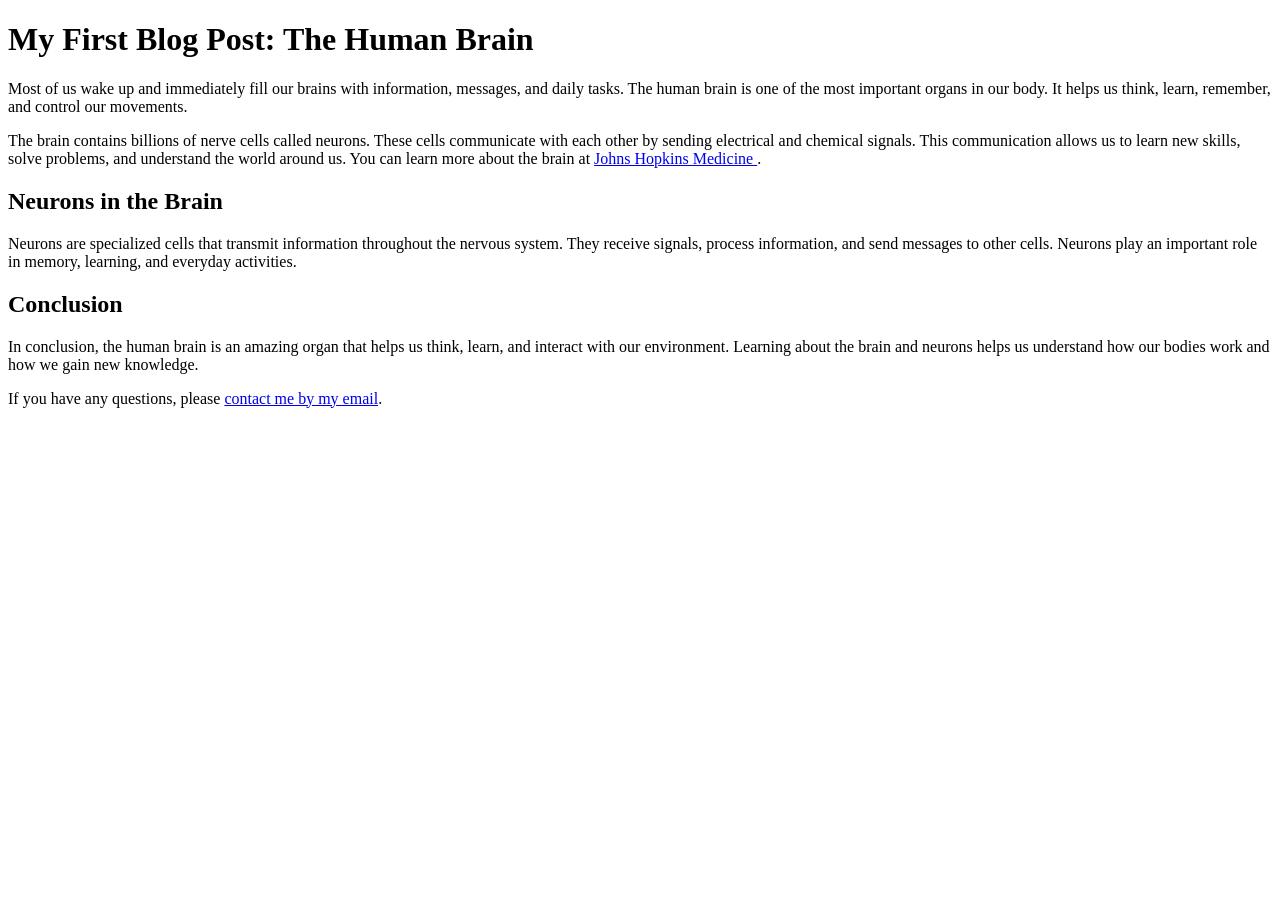
<file: Week1/EX1/index.html>
<!-- Write your code here
For this exercise, your need to create a simple blog post with the following structure:

•	A <h1>   for the title of the blog post (e.g., "My First Blog Post")
•	Two paragraphs of text using the <p> tag, discussing any topic of your choice
•	A hyperlink to an external website (e.g., link to a Wikipedia article related to your blog topic)
•	A <h2> tag for a subheading (e.g., "Conclusion")
•	A final paragraph summarizing your blog post.
o	You should also create a hyperlink to a mail (e.g., "any question, please contact me")
https://www.youtube.com/watch?v=WiLhAOaBkSA

  You can find bellow an example of post (just an Myexample):
 


-->
<!DOCTYPE html>
<html lang="en">
<head>
    <meta charset="UTF-8">
    <meta name="viewport" content="width=device-width, initial-scale=1.0">
    <title>My First Blog Post</title>
</head>
<body>

    <h1>My First Blog Post: The Human Brain</h1>

    <p>
        Most of us wake up and immediately fill our brains with
        information, messages, and daily tasks. The human brain is
        one of the most important organs in our body. It helps us
        think, learn, remember, and control our movements.
    </p>

    <p>
        The brain contains billions of nerve cells called neurons.
        These cells communicate with each other by sending electrical
        and chemical signals. This communication allows us to learn
        new skills, solve problems, and understand the world around us.
        You can learn more about the brain at
        <a href="https://www.hopkinsmedicine.org/health/conditions-and-diseases/anatomy-of-the-brain">
            Johns Hopkins Medicine
        </a>.
    </p>

    <h2>Neurons in the Brain</h2>

    <p>
        Neurons are specialized cells that transmit information
        throughout the nervous system. They receive signals, process
        information, and send messages to other cells. Neurons play
        an important role in memory, learning, and everyday activities.
    </p>

    <h2>Conclusion</h2>

    <p>
        In conclusion, the human brain is an amazing organ that helps
        us think, learn, and interact with our environment. Learning
        about the brain and neurons helps us understand how our bodies
        work and how we gain new knowledge.
    </p>

    <p>
        If you have any questions, please
        <a href="mailto:cheuchoeunjamebie@gmail.com">contact me by my email</a>.
    </p>

</body>
</html>
</file>
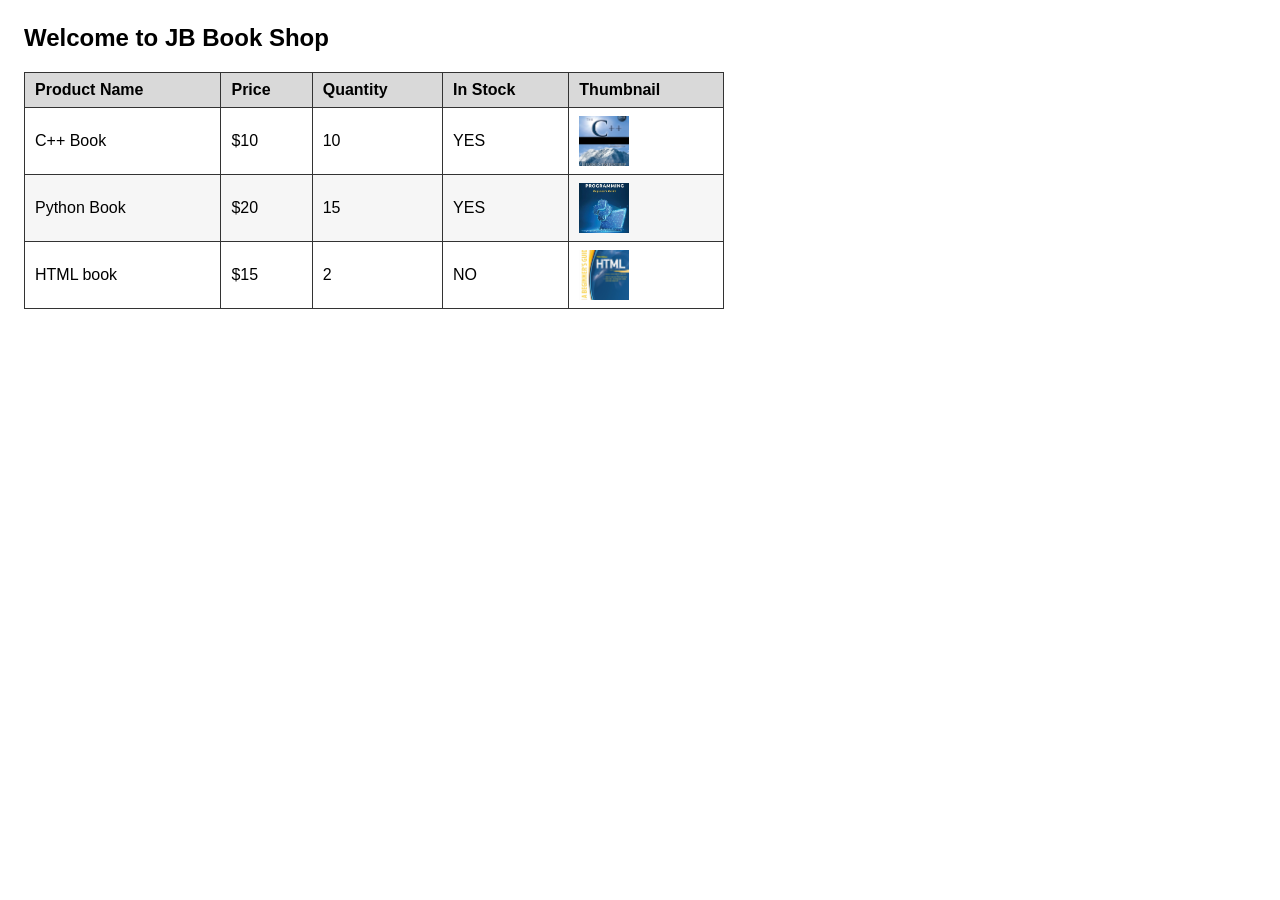
<file: Week1/EX4/index.html>
<!-- Write your code here -->
 <!DOCTYPE html>
<html lang="en">
<head>
  <meta charset="UTF-8">
  <meta name="viewport" content="width=device-width, initial-scale=1">
  <title>JB BOOK SHOP</title>
  <style>
    body { font-family: Calibri, Arial, sans-serif; margin: 24px; }
    table { border-collapse: collapse; width: 100%; max-width: 700px; }
    th, td { border: 1px solid #333; padding: 8px 10px; text-align: left; vertical-align: middle; }
    th { background-color: #d9d9d9; }
    tr:nth-child(even) td { background-color: #f6f6f6; }
    img { width: 50px; height: 50px; object-fit: cover; display: block; }
  </style>
</head>
<body>

  <h2>Welcome to JB Book Shop</h2>

  <table>
    <thead>
      <tr>
        <th>Product Name</th>
        <th>Price</th>
        <th>Quantity</th>
        <th>In Stock</th>
        <th>Thumbnail</th>
      </tr>
    </thead>
    <tbody>
      <tr>
        <td>C++ Book</td>
        <td>$10</td>
        <td>10</td>
        <td>YES</td>
        <td><img src="C++ Book.jpg" alt="C++ Book"></td>
      </tr>
      <tr>
        <td>Python Book</td>
        <td>$20</td>
        <td>15</td>
        <td>YES</td>
        <td><img src="Python Book.jpg" alt="Python Book"></td>
      </tr>
      <tr>
        <td>HTML book</td>
        <td>$15</td>
        <td>2</td>
        <td>NO</td>
        <td><img src="HTML Book.jpg" alt="HTML Book"></td>
      </tr>
    </tbody>
  </table>

</body>
</html>
</file>
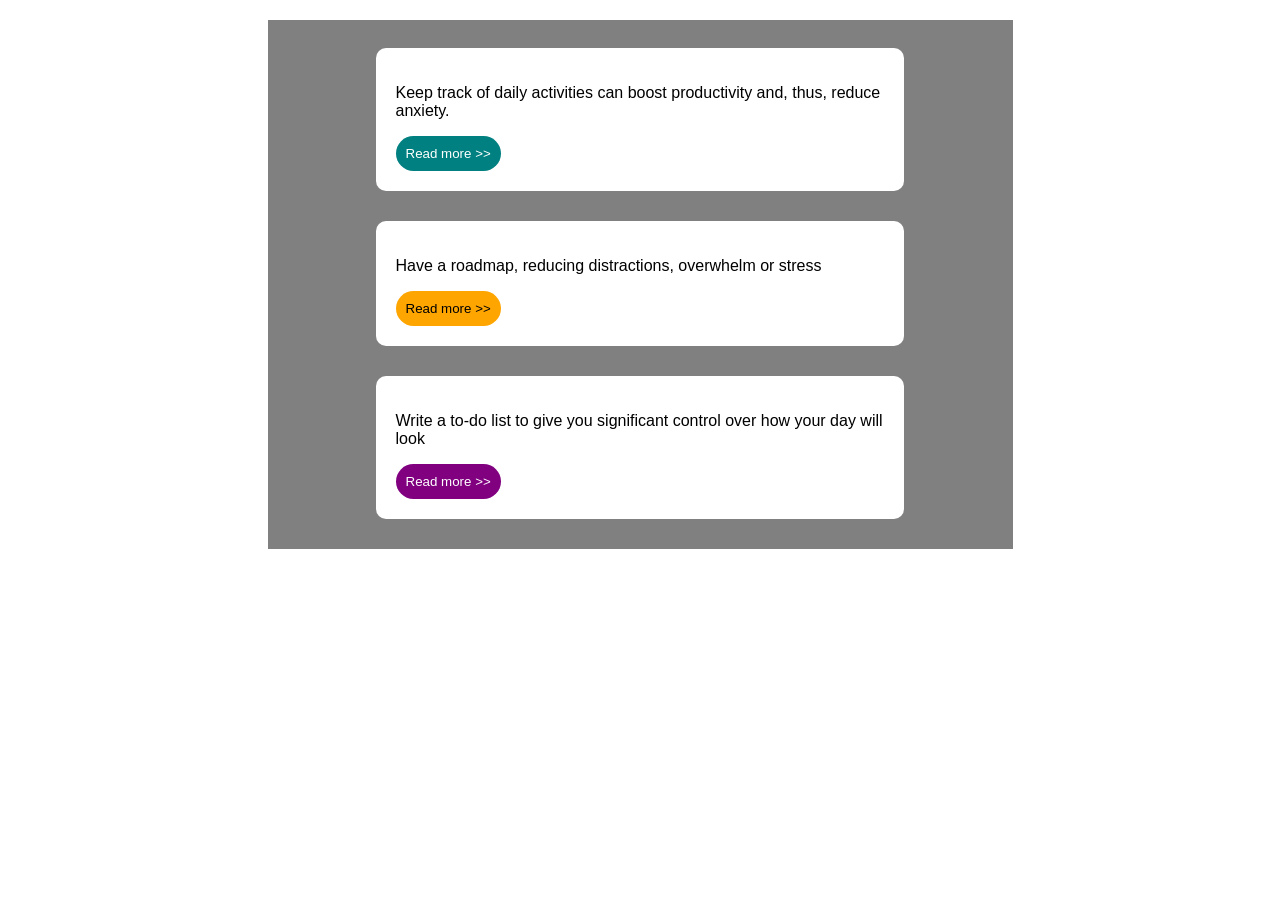
<file: Week2/EX-1/index.html>
<!DOCTYPE html>
<html lang="en">
<head>
    <meta charset="UTF-8">
    <meta http-equiv="X-UA-Compatible" content="IE=edge">
    <meta name="viewport" content="width=device-width, initial-scale=1.0">
    <title>Daily Productivity Tips</title>
    <link rel="stylesheet" href="style.css">
</head>
<body>
  <main class="tips">
    <article class="tip">
      <p>Keep track of daily activities can boost productivity and, thus, reduce anxiety.</p>
      <button type="button">Read more &gt;&gt;</button>
    </article>
    <article class="tip">
      <p>Have a roadmap, reducing distractions, overwhelm or stress</p>
      <button type="button">Read more &gt;&gt;</button>
    </article>
    <article class="tip">
      <p>Write a to-do list to give you significant control over how your day will look</p>
      <button type="button">Read more &gt;&gt;</button>
    </article>
  </main>
</body>
</html>
</file>
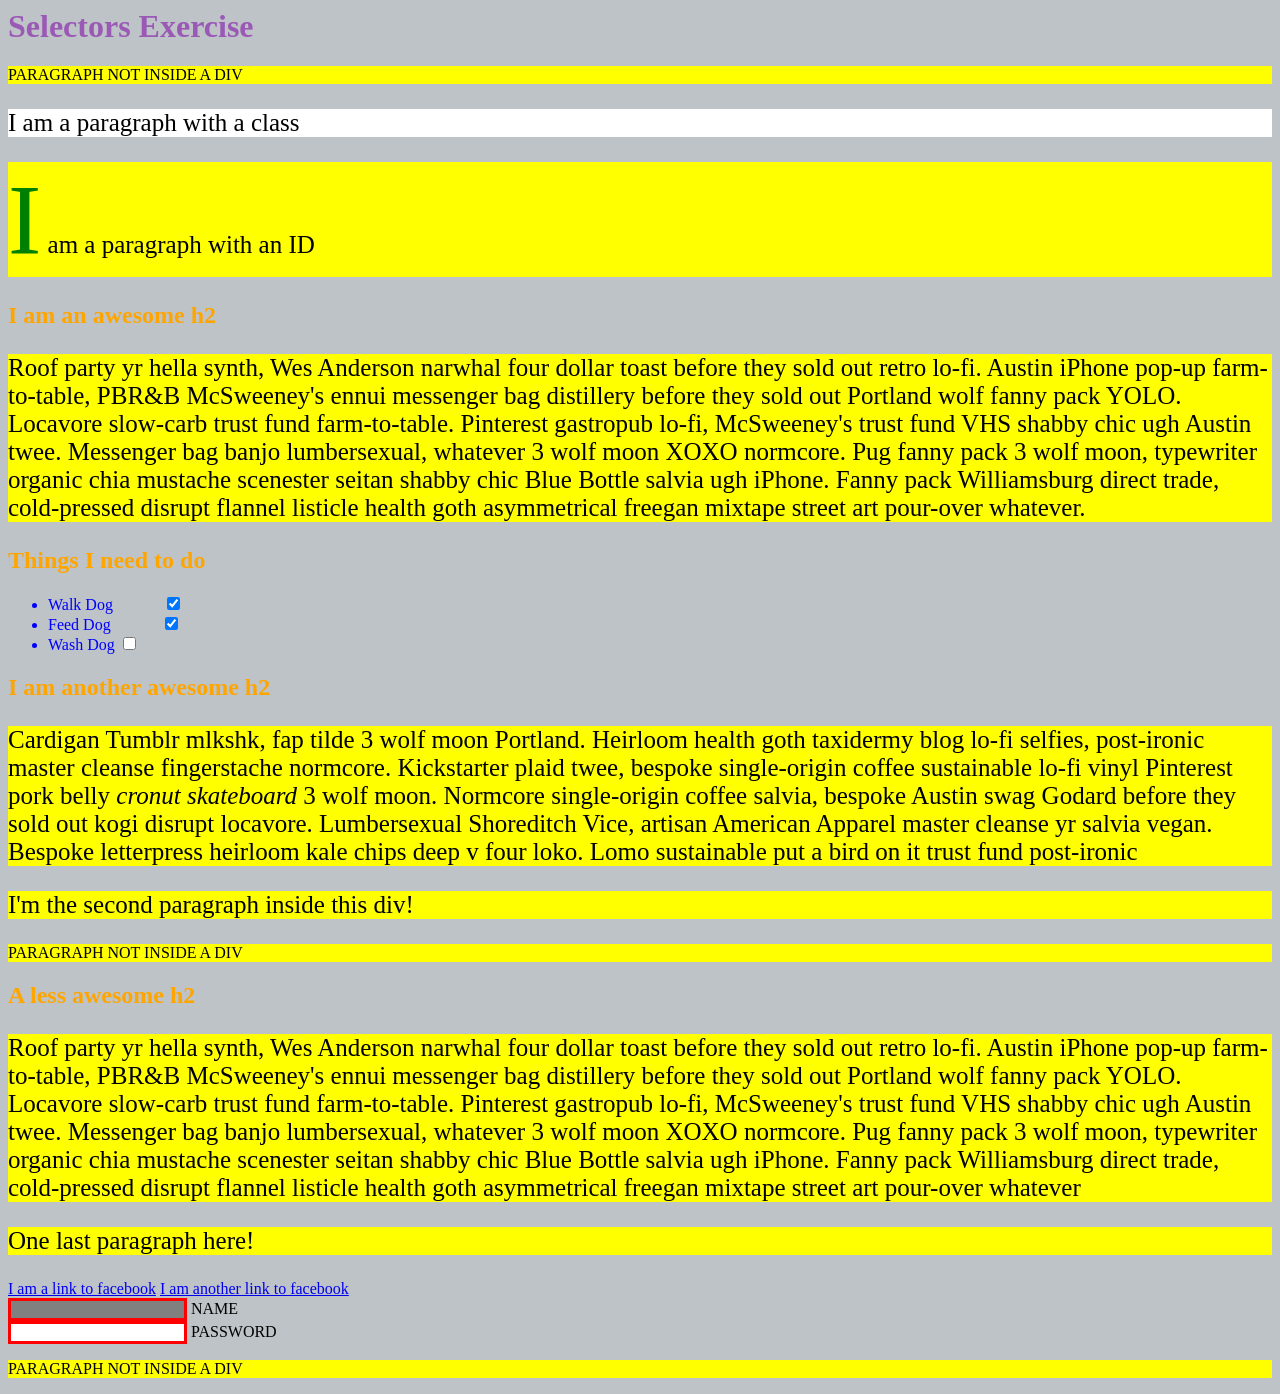
<file: Week2/EX-2/index.html>
<html>
  <head>
    <meta charset="UTF-8" />
    <title>Selectors Exercise</title>
    <link rel="stylesheet" type="text/css" href="selectors.css" />
  </head>
  <body>
    <h1>Selectors Exercise</h1>

    <p>PARAGRAPH NOT INSIDE A DIV</p>

    <div>
      <p class="hello">I am a paragraph with a class</p>
      <p id="special">I am a paragraph with an ID</p>

      <h2>I am an awesome h2</h2>

      <p>
        Roof party yr hella synth, Wes Anderson narwhal four dollar toast before
        they sold out retro lo-fi. Austin iPhone pop-up farm-to-table, PBR&B
        McSweeney's ennui messenger bag distillery before they sold out Portland
        wolf fanny pack YOLO. Locavore slow-carb trust fund farm-to-table.
        Pinterest gastropub lo-fi, McSweeney's trust fund VHS shabby chic ugh
        Austin twee. Messenger bag banjo lumbersexual, whatever 3 wolf moon XOXO
        normcore. Pug fanny pack 3 wolf moon, typewriter organic chia mustache
        scenester seitan shabby chic Blue Bottle salvia ugh iPhone. Fanny pack
        Williamsburg direct trade, cold-pressed disrupt flannel listicle health
        goth asymmetrical freegan mixtape street art pour-over whatever.
      </p>
    </div>

    <div>
      <h2>Things I need to do</h2>

      <ul>
        <li>Walk Dog <input type="checkbox" checked /></li>
        <li>Feed Dog <input type="checkbox" checked /></li>
        <li>Wash Dog <input type="checkbox" /></li>
      </ul>
    </div>

    <div>
      <h2>I am another awesome h2</h2>

      <p>
        Cardigan Tumblr mlkshk, fap tilde 3 wolf moon Portland. Heirloom health
        goth taxidermy blog lo-fi selfies, post-ironic master cleanse
        fingerstache normcore. Kickstarter plaid twee, bespoke single-origin
        coffee sustainable lo-fi vinyl Pinterest pork belly
        <em>cronut skateboard</em> 3 wolf moon. Normcore single-origin coffee
        salvia, bespoke Austin swag Godard before they sold out kogi disrupt
        locavore. Lumbersexual Shoreditch Vice, artisan American Apparel master
        cleanse yr salvia vegan. Bespoke letterpress heirloom kale chips deep v
        four loko. Lomo sustainable put a bird on it trust fund post-ironic
      </p>

      <p>I'm the second paragraph inside this div!</p>
    </div>

    <p>PARAGRAPH NOT INSIDE A DIV</p>

    <div>
      <h2>A less awesome h2</h2>

      <p>
        Roof party yr hella synth, Wes Anderson narwhal four dollar toast before
        they sold out retro lo-fi. Austin iPhone pop-up farm-to-table, PBR&B
        McSweeney's ennui messenger bag distillery before they sold out Portland
        wolf fanny pack YOLO. Locavore slow-carb trust fund farm-to-table.
        Pinterest gastropub lo-fi, McSweeney's trust fund VHS shabby chic ugh
        Austin twee. Messenger bag banjo lumbersexual, whatever 3 wolf moon XOXO
        normcore. Pug fanny pack 3 wolf moon, typewriter organic chia mustache
        scenester seitan shabby chic Blue Bottle salvia ugh iPhone. Fanny pack
        Williamsburg direct trade, cold-pressed disrupt flannel listicle health
        goth asymmetrical freegan mixtape street art pour-over whatever
      </p>

      <p>One last paragraph here!</p>

      <a href="https://www.facebook.com">I am a link to facebook</a>
      <a href="https://www.facebook.com">I am another link to facebook</a>
      <br />

      <input type="text" name="name" /><label> Name</label><br />
      <input type="password" name="password" /><label> Password</label><br />
    </div>

    <p>PARAGRAPH NOT INSIDE A DIV</p>
  </body>
</html>
</file>
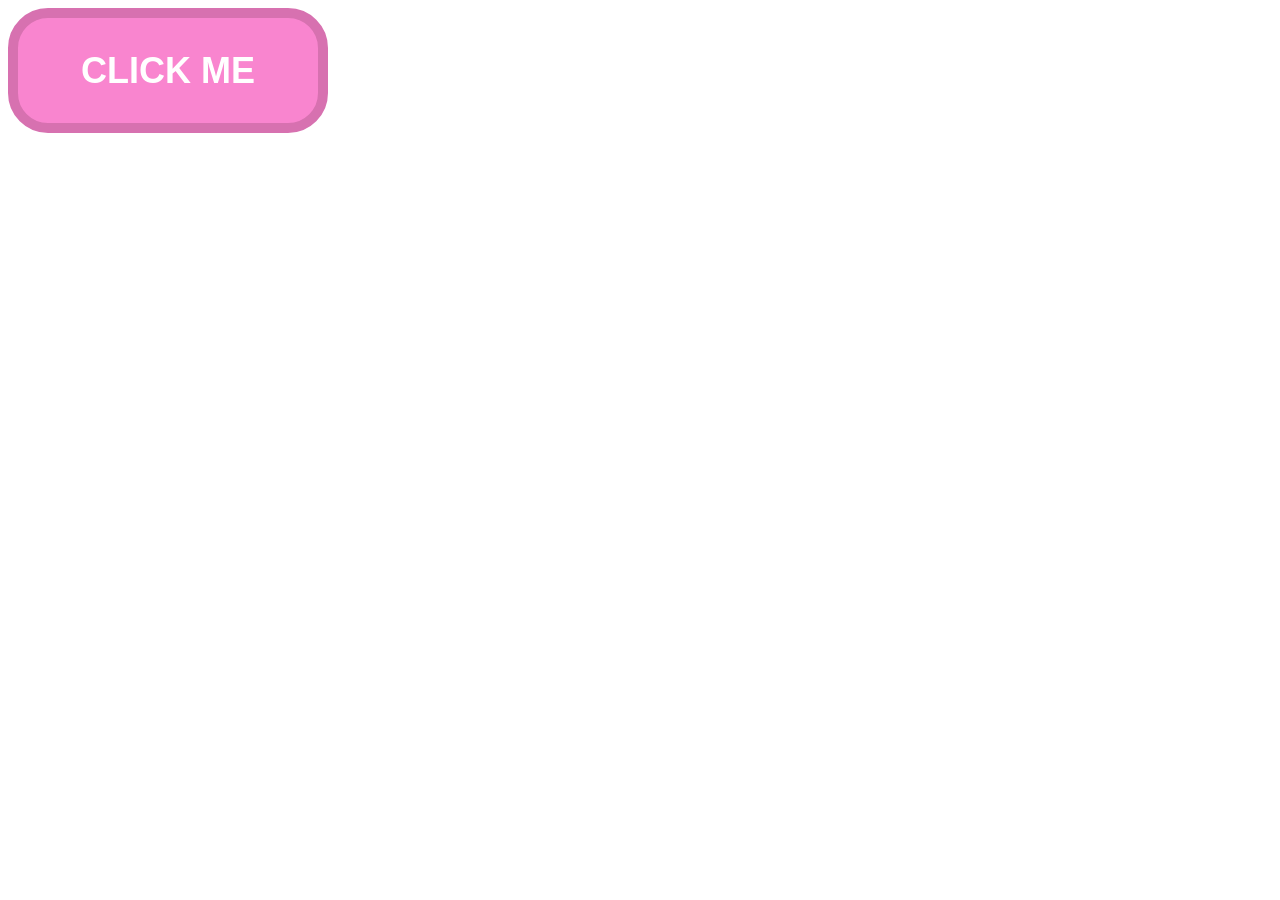
<file: Week2/EX-3/index.html>
<!DOCTYPE html>
<html lang="en">
  <head>
    <meta charset="UTF-8" />
    <link rel="stylesheet" type="text/css" href="style.css" />
  </head>
  <body>
    <button class="button">Click me</button>
  </body>
</html>
</file>
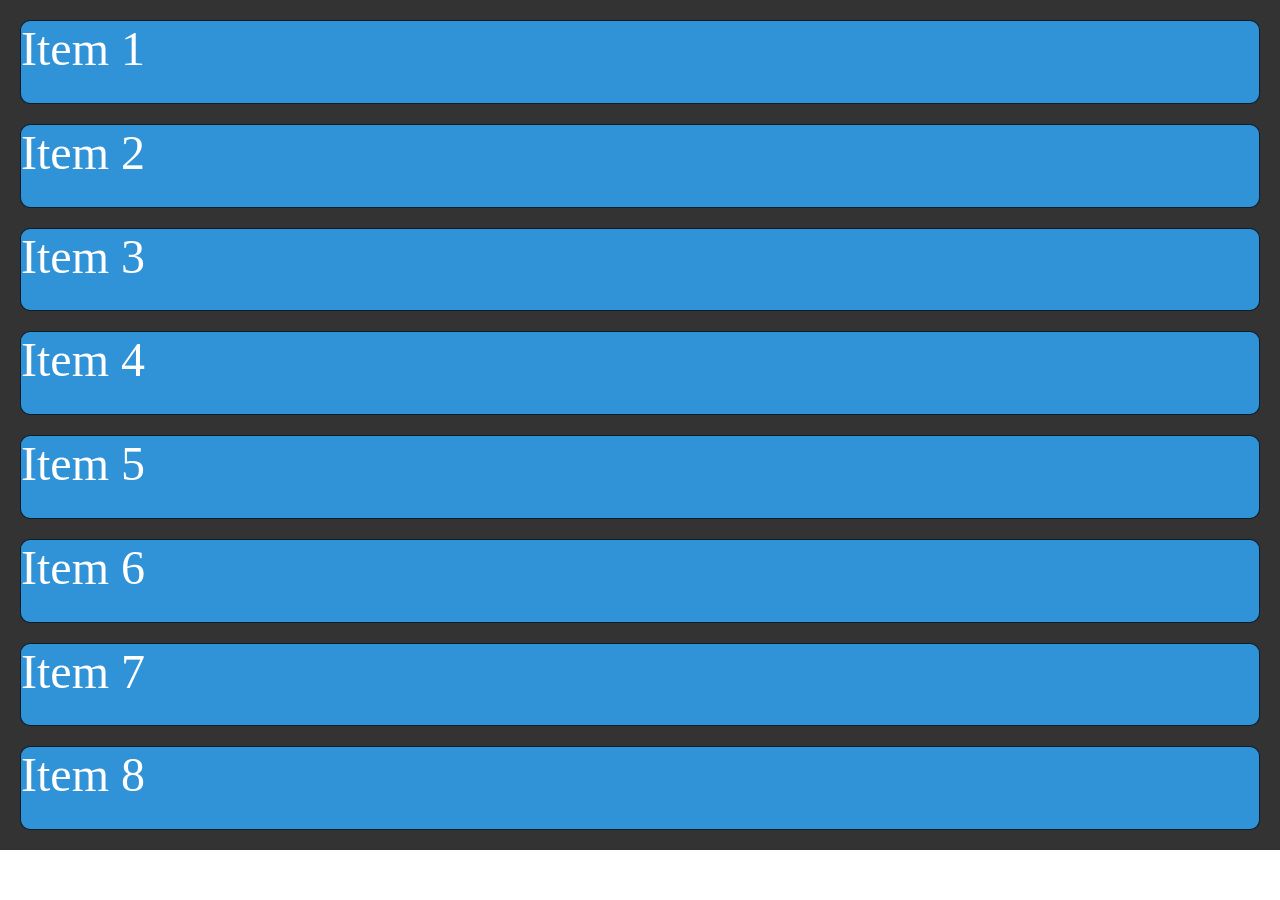
<file: Week4/EX-1/index.html>
<!DOCTYPE html>
<html lang="en">
<head>
    <meta charset="UTF-8">
    <meta name="viewport" content="width=device-width, initial-scale=1.0">
    <title>Grid</title>
    <link rel="stylesheet" href="style.css">
</head>
<body>
    <div class="wrapper">
        <div class="item item-1">Item 1</div>
        <div class="item item-2">Item 2</div>
        <div class="item item-3">Item 3</div>
        <div class="item item-4">Item 4</div>
        <div class="item item-5">Item 5</div>
        <div class="item item-6">Item 6</div>
        <div class="item item-7">Item 7</div>
        <div class="item item-8">Item 8</div>
    </div>
</body>
</html>
</file>
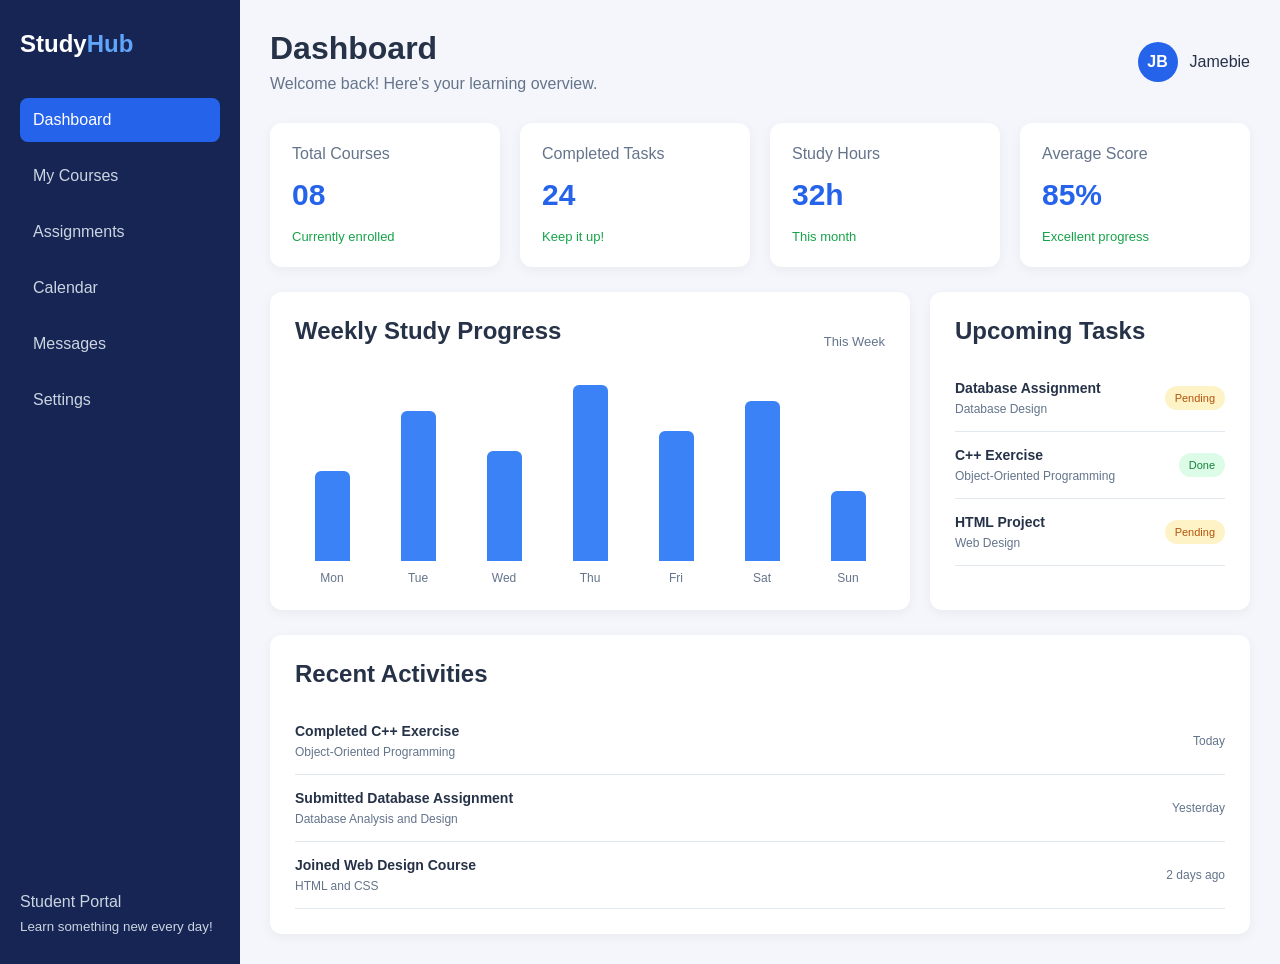
<file: Week4/EX-4/index.html>
<!DOCTYPE html>
<html lang="en">
<head>
    <meta charset="UTF-8">
    <meta name="viewport" content="width=device-width, initial-scale=1.0">
    <title>Student Dashboard</title>
    <link rel="stylesheet" href="style.css">
</head>
<body>
    <div class="dashboard">
        <!-- Sidebar -->
        <aside class="sidebar">
            <h2 class="logo">Study<span>Hub</span></h2>

            <nav>
                <a href="#" class="active">Dashboard</a>
                <a href="#">My Courses</a>
                <a href="#">Assignments</a>
                <a href="#">Calendar</a>
                <a href="#">Messages</a>
                <a href="#">Settings</a>
            </nav>

            <div class="sidebar-bottom">
                <p>Student Portal</p>
                <small>Learn something new every day!</small>
            </div>
        </aside>

        <!-- Main Content -->
        <main class="main-content">

            <!-- Top Navigation -->
            <header class="topbar">
                <div>
                    <h1>Dashboard</h1>
                    <p>Welcome back! Here's your learning overview.</p>
                </div>

                <div class="profile">
                    <!-- <span>🔔</span> -->
                    <div class="avatar">JB</div>
                    <span>Jamebie</span>
                </div>
            </header>

            <!-- Statistics Cards -->
            <section class="stats-grid">

                <div class="stat-card">
                    <p>Total Courses</p>
                    <h2>08</h2>
                    <span>Currently enrolled</span>
                </div>

                <div class="stat-card">
                    <p>Completed Tasks</p>
                    <h2>24</h2>
                    <span>Keep it up!</span>
                </div>

                <div class="stat-card">
                    <p>Study Hours</p>
                    <h2>32h</h2>
                    <span>This month</span>
                </div>

                <div class="stat-card">
                    <p>Average Score</p>
                    <h2>85%</h2>
                    <span>Excellent progress</span>
                </div>

            </section>

            <!-- Main Dashboard Sections -->
            <section class="content-grid">

                <!-- Study Progress -->
                <div class="card progress-card">
                    <div class="card-header">
                        <h2>Weekly Study Progress</h2>
                        <span>This Week</span>
                    </div>

                    <div class="chart">
                        <div class="bar-item">
                            <div class="bar" style="height: 45%"></div>
                            <span>Mon</span>
                        </div>

                        <div class="bar-item">
                            <div class="bar" style="height: 75%"></div>
                            <span>Tue</span>
                        </div>

                        <div class="bar-item">
                            <div class="bar" style="height: 55%"></div>
                            <span>Wed</span>
                        </div>

                        <div class="bar-item">
                            <div class="bar" style="height: 90%"></div>
                            <span>Thu</span>
                        </div>

                        <div class="bar-item">
                            <div class="bar" style="height: 65%"></div>
                            <span>Fri</span>
                        </div>

                        <div class="bar-item">
                            <div class="bar" style="height: 80%"></div>
                            <span>Sat</span>
                        </div>

                        <div class="bar-item">
                            <div class="bar" style="height: 35%"></div>
                            <span>Sun</span>
                        </div>
                    </div>
                </div>

                <!-- Upcoming Tasks -->
                <div class="card tasks-card">
                    <h2>Upcoming Tasks</h2>

                    <div class="task">
                        <div>
                            <h3>Database Assignment</h3>
                            <p>Database Design</p>
                        </div>
                        <span class="pending">Pending</span>
                    </div>

                    <div class="task">
                        <div>
                            <h3>C++ Exercise</h3>
                            <p>Object-Oriented Programming</p>
                        </div>
                        <span class="done">Done</span>
                    </div>

                    <div class="task">
                        <div>
                            <h3>HTML Project</h3>
                            <p>Web Design</p>
                        </div>
                        <span class="pending">Pending</span>
                    </div>

                </div>

            </section>

            <!-- Recent Activities -->
            <section class="card activities">
                <h2>Recent Activities</h2>

                <div class="activity">
                    <div>
                        <h3>Completed C++ Exercise</h3>
                        <p>Object-Oriented Programming</p>
                    </div>
                    <span>Today</span>
                </div>

                <div class="activity">
                    <div>
                        <h3>Submitted Database Assignment</h3>
                        <p>Database Analysis and Design</p>
                    </div>
                    <span>Yesterday</span>
                </div>

                <div class="activity">
                    <div>
                        <h3>Joined Web Design Course</h3>
                        <p>HTML and CSS</p>
                    </div>
                    <span>2 days ago</span>
                </div>

            </section>

        </main>
    </div>

</body>
</html>
</file>
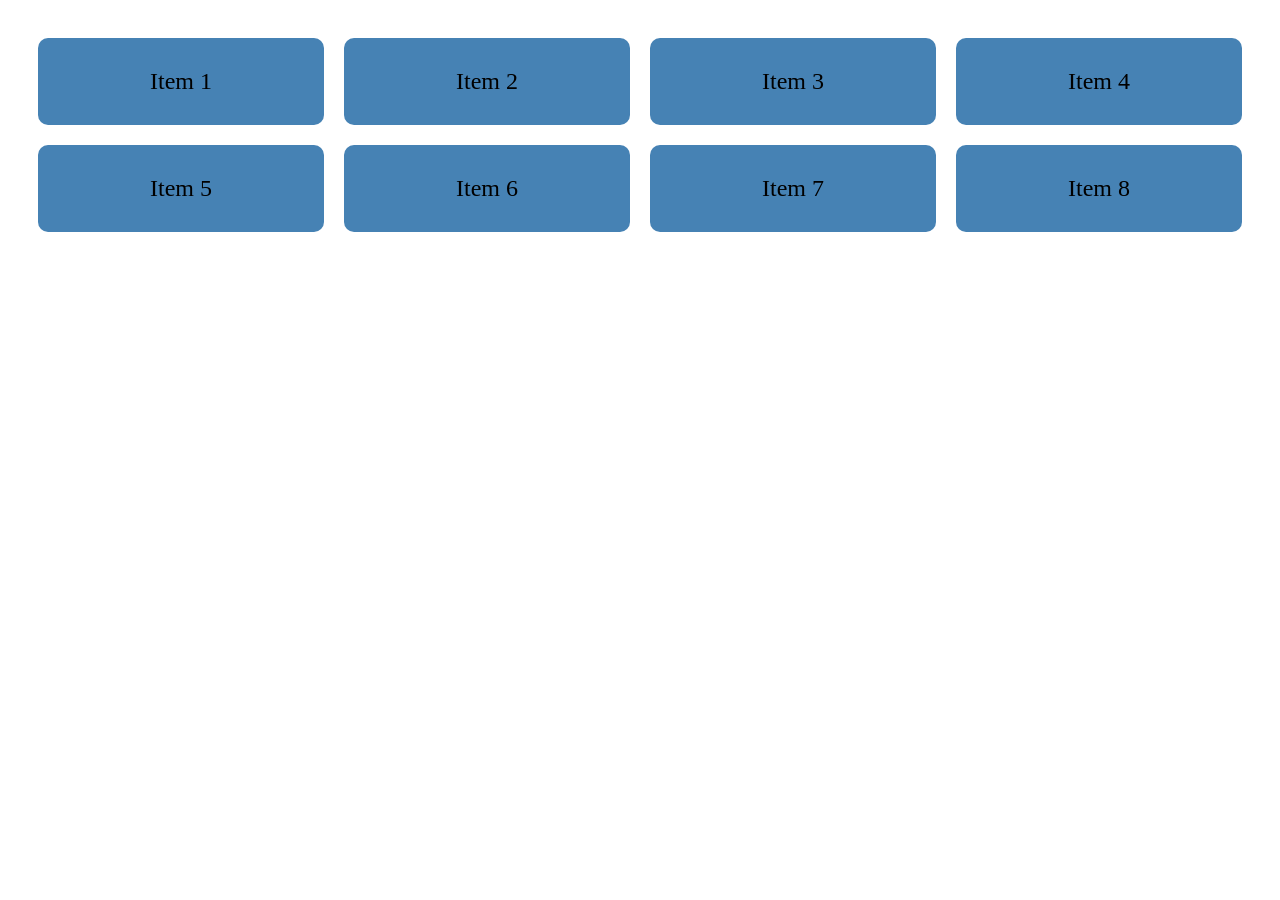
<file: Week5/EX-1/index.html>
<!DOCTYPE html>
<html lang="en">
<head>
    <meta charset="UTF-8">
    <meta name="viewport" content="width=device-width, initial-scale=1.0">
    <title>Grid</title>
    <link rel="stylesheet" href="style.css">
</head>
<body>
    <div class="wrapper">
        <div class="item 1">Item 1</div>
        <div class="item 2">Item 2</div>
        <div class="item 3">Item 3</div>  
        <div class="item 4">Item 4</div>
        <div class="item 5">Item 5</div>
        <div class="item 6">Item 6</div> 
        <div class="item 7">Item 7</div> 
        <div class="item 8">Item 8</div> 
      </div>
</body>
</html>
</file>
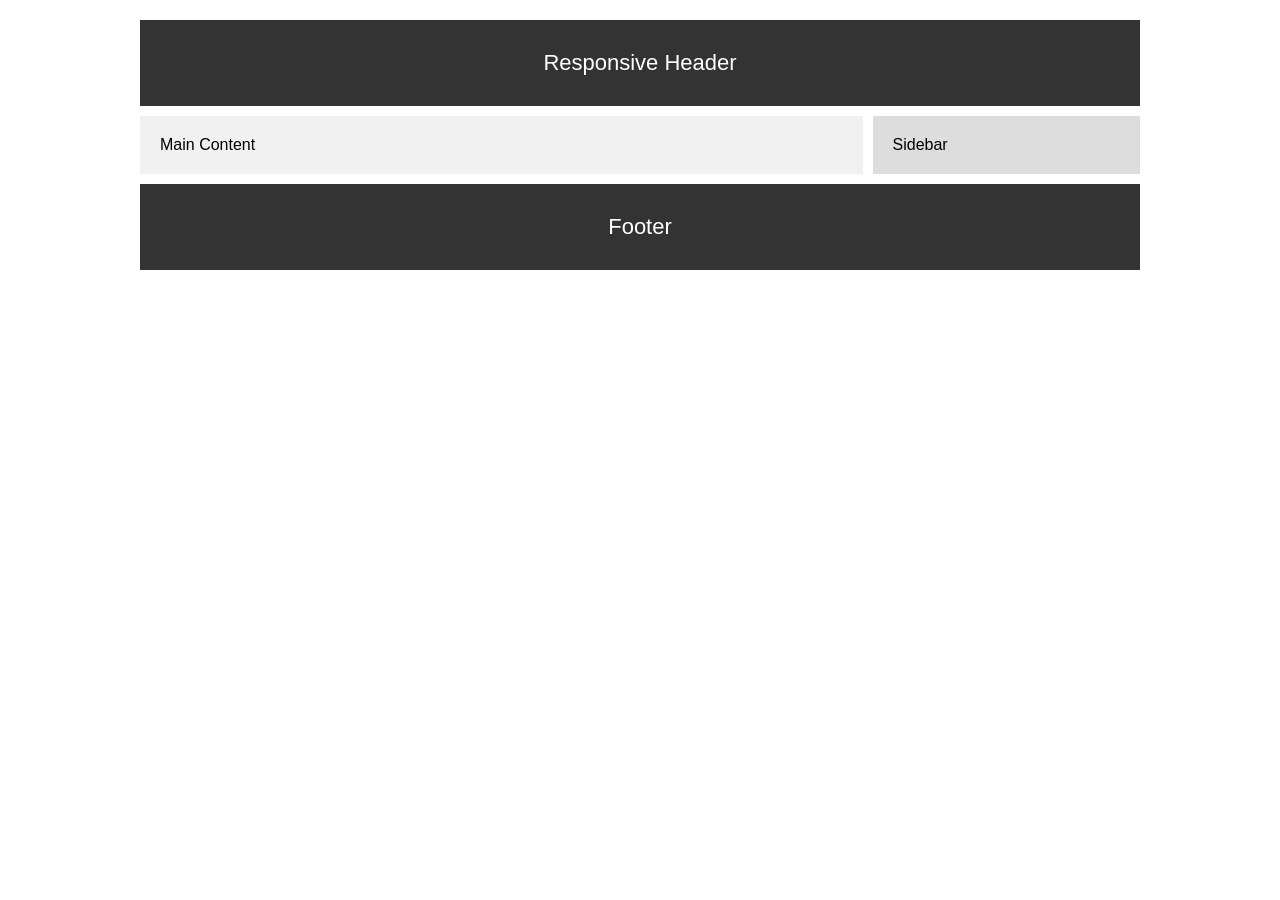
<file: Week5/EX-3/index.html>
<!DOCTYPE html>
<html lang="en">
<head>
    <meta charset="UTF-8">
    <meta name="viewport" content="width=device-width, initial-scale=1.0">
    <title>Responsive Flex Layout</title>
    <link rel="stylesheet" href="style.css">
</head>
<body>
    <div class="container">
        <header>
            Responsive Header
        </header>
        <main>
            <section class="content">
                Main Content
            </section>

            <aside class="sidebar">
                Sidebar
            </aside>
        </main>

        <footer>
            Footer
        </footer>

    </div>

</body>
</html>
</file>
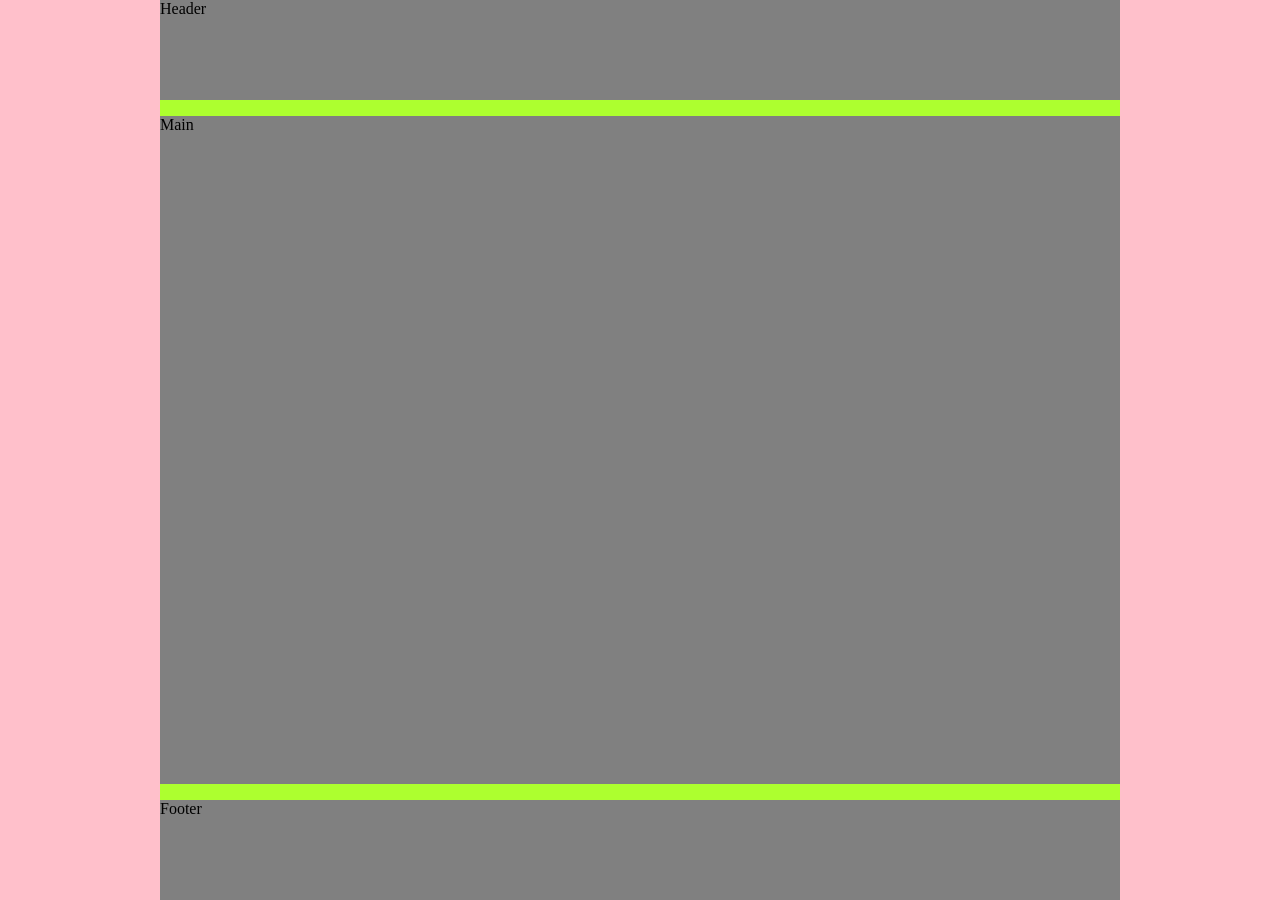
<file: Week3/exercice-1-start.html>
<!DOCTYPE html>
<html lang="en">
  <head>
    <meta charset="UTF-8" />
    <style>

      body {
        margin: 0;
        padding:0 10em;
        background: pink;
      }
  
      .container {
        height: 100vh;
        display: flex;
        flex-direction: column;
        gap: 1em;
        background: greenyellow;
      }

      header,
      footer {
        height: 100px;
        background: grey;
      }

      main {
        flex-grow: 1;
        min-height: 0;
        background: grey;
      }
 
    </style>
  </head>
  <body>
    <div class="container">
      <header>Header</header>
      <main>Main</main>
      <footer>Footer</footer>
    </div>
  </body>
</html>
</file>
<file: Week2/EX-1/style.css>
body {
    margin: 0;
    background: white;
    font-family: sans-serif;
}

.tips {
    box-sizing: border-box;
    width: min(80%, 745px);
    margin: 20px auto;
    padding: 28px 0 30px;
    display: flex;
    flex-direction: column;
    align-items: center;
    gap: 30px;
    background: grey;
}

.tip {
    box-sizing: border-box;
    width: 71%;
    padding: 20px;
    border-radius: 10px;
    background: white;
}

.tip p {
    margin: 16px 0;
}

.tip button {
    padding: 10px;
    border: 0;
    border-radius: 30px;
    color: white;
    cursor: pointer;
}

.tip:nth-child(1) button {
    background: teal;
}

.tip:nth-child(2) button {
    background: orange;
    color: black;
}

.tip:nth-child(3) button {
    background: purple;
}

@media (max-width: 600px) {
    .tips {
        width: calc(100% - 32px);
    }

    .tip {
        width: 86%;
    }
}
</file>
<file: Week2/EX-2/selectors.css>
/* Style the HTML elements according to the following instructions. 
DO NOT ALTER THE EXISTING HTML TO DO THIS.  WRITE ONLY CSS!*/


/* MANDATORY CHALLENGES */

/* Give the <body> element a background of #bdc3c7*/
body {
    background: #bdc3c7;
}
/* Make the <h1> element #9b59b6*/
h1 {
    color: #9b59b6;
}
/* Make all <h2> elements orange */
h2 {
    color: orange;
}
/* Make all <li> elements blue(pick your own hexadecimal blue)*/ 
li {
    color: blue;
}
/*Change the background on every paragraph to be yellow*/
p {
    background: yellow;
}
/*Make all inputs have a 3px red border*/
input {
    border: 3px solid red;
}
/* Give everything with the class 'hello' a white background*/
.hello {
    background: white;
}

/* BONUS CHALLENGES */
/*You may need to research some other selectors and properties*/



/* Make all the <p>'s that are nested inside of divs 25px font(font-size: 25px)*/
div p {
    font-size: 25px;
}
/* Make only inputs with type 'text' have a gray background*/
input[type="text"] {
    background: gray;
}
/* Make all "checked" checkboxes have a left margin of 50px(margin-left: 50px)*/
input[type="checkbox"]:checked {
    margin-left: 50px;
}
/* Make the <label> elements all UPPERCASE without changing the HTML(definitely look this one up*/
label {
    text-transform: uppercase;
}
/* Make the first letter of the element with id 'special' green and 100px font size(font-size: 100)*/
#special::first-letter {
    color: green;
    font-size: 100px;
}
/* Make the <h1> element's color change to blue when hovered over */
h1:hover {
    color: blue;
}
</file>
<file: Week2/EX-3/style.css>
/* TODO */
.button {
  width: 320px;
  height: 125px;
  background-color: #f985cf;
  border: 10px solid #d771b0;
  border-radius: 40px;     
  color: #ffffff;
  font-family: Calibri, Arial, sans-serif;
  font-size: 36px;
  font-weight: bold;
  text-transform: uppercase;
  cursor: pointer;
  transition: background-color 0.3s, border-color 0.3s;
}

.button:hover {
  background-color: #b0578c;
  border-color: #6b3052;
}
</file>
<file: Week4/EX-1/style.css>
/* Styling only */
body {
  margin: 0;
}

.wrapper {
  background-color: #333333;
  color: #444;
  padding: 20px;
  height: 90vh;
  display: grid;
  gap: 20px;
}

.item {
  background-color: #3092d7;
  color: #fff;
  border-radius: 10px;
  border: 1px solid rgba(0, 0, 0, 0.8);
  font-size: 3em;
}
.a {
  grid-column: span 3;
}

.b {
  grid-row: span 2;
}

.e {
  grid-column: span 2;
}

.f {
  grid-column: span 3;
}

/* Layouting only  (your work)*/
</file>
<file: Week4/EX-4/style.css>
/* 1. General Settings */
* {
    margin: 0;
    padding: 0;
    box-sizing: border-box;
}

body {
    font-family: Arial, sans-serif;
    background-color: #f4f6fb;
    color: #263247;
}

/* 2. Main Dashboard Layout */
.dashboard {
    display: grid;
    grid-template-columns: 240px 1fr;
    min-height: 100vh;
}

/* 3. Sidebar */
.sidebar {
    background-color: #172554;
    color: white;
    padding: 30px 20px;

    display: flex;
    flex-direction: column;
}

.logo {
    margin-bottom: 40px;
}

.logo span {
    color: #60a5fa;
}

.sidebar nav {
    display: flex;
    flex-direction: column;
    gap: 12px;
}

.sidebar nav a {
    color: #cbd5e1;
    text-decoration: none;
    padding: 13px;
    border-radius: 8px;
    transition: 0.3s;
}

.sidebar nav a:hover,
.sidebar nav a.active {
    background-color: #2563eb;
    color: white;
}

.sidebar-bottom {
    margin-top: auto;
    padding-top: 30px;
    color: #cbd5e1;
}

.sidebar-bottom small {
    display: block;
    margin-top: 8px;
}

/* 4. Main Content */
.main-content {
    padding: 30px;
    min-width: 0;
}

/* 5. Top Navigation */
.topbar {
    display: flex;
    justify-content: space-between;
    align-items: center;
    gap: 15px;
    margin-bottom: 30px;
}

.topbar p {
    color: #64748b;
    margin-top: 8px;
}

.profile {
    display: flex;
    align-items: center;
    gap: 12px;
}

.avatar {
    width: 40px;
    height: 40px;
    border-radius: 50%;
    background-color: #2563eb;
    color: white;

    display: flex;
    justify-content: center;
    align-items: center;
    font-weight: bold;
}

/* 6. Statistics Cards */
.stats-grid {
    display: grid;
    grid-template-columns: repeat(4, 1fr);
    gap: 20px;
    margin-bottom: 25px;
}

.stat-card {
    background-color: white;
    padding: 22px;
    border-radius: 12px;
    box-shadow: 0 3px 12px rgba(0,0,0,0.05);
}

.stat-card p {
    color: #64748b;
}

.stat-card h2 {
    font-size: 30px;
    margin: 15px 0;
    color: #2563eb;
}

.stat-card span {
    color: #16a34a;
    font-size: 13px;
}

/* 7. Content Grid */
.content-grid {
    display: grid;
    grid-template-columns: 2fr 1fr;
    gap: 20px;
    margin-bottom: 25px;
}

.card {
    background-color: white;
    padding: 25px;
    border-radius: 12px;
    box-shadow: 0 3px 12px rgba(0,0,0,0.05);
}

.card h2 {
    margin-bottom: 20px;
}

/* 8. Study Progress Chart */
.card-header {
    display: flex;
    justify-content: space-between;
    align-items: center;
    gap: 10px;
}

.card-header span {
    color: #64748b;
    font-size: 13px;
}

.chart {
    height: 220px;

    display: flex;
    align-items: flex-end;
    justify-content: space-around;
    gap: 12px;
    padding-top: 20px;
}

.bar-item {
    height: 100%;
    flex: 1;

    display: flex;
    flex-direction: column;
    justify-content: flex-end;
    align-items: center;
    gap: 10px;
}

.bar {
    width: 100%;
    max-width: 35px;
    background-color: #3b82f6;
    border-radius: 6px 6px 0 0;
    transition: 0.3s;
}

.bar:hover {
    background-color: #1d4ed8;
}

.bar-item span {
    color: #64748b;
    font-size: 12px;
}

/* 9. Upcoming Tasks */
.task {
    display: flex;
    justify-content: space-between;
    align-items: center;
    gap: 10px;
    padding: 15px 0;
    border-bottom: 1px solid #e2e8f0;
}

.task h3,
.activity h3 {
    font-size: 14px;
}

.task p,
.activity p {
    color: #64748b;
    font-size: 12px;
    margin-top: 6px;
}

.pending,
.done {
    font-size: 11px;
    padding: 6px 10px;
    border-radius: 20px;
    white-space: nowrap;
}

.pending {
    background-color: #fef3c7;
    color: #b45309;
}

.done {
    background-color: #dcfce7;
    color: #15803d;
}

/* 10. Recent Activities */
.activity {
    display: flex;
    justify-content: space-between;
    align-items: center;
    gap: 12px;
    padding: 15px 0;
    border-bottom: 1px solid #e2e8f0;
}

.activity > span {
    color: #64748b;
    font-size: 12px;
    white-space: nowrap;
}

/* 11. Tablet Responsive Design */
@media (max-width: 1024px) {

    .dashboard {
        grid-template-columns: 190px 1fr;
    }

    .stats-grid {
        grid-template-columns: repeat(2, 1fr);
    }

    .content-grid {
        grid-template-columns: 1fr;
    }
}

/* 12. Mobile Responsive Design */
@media (max-width: 600px) {

    .dashboard {
        grid-template-columns: 1fr;
    }

    .sidebar {
        padding: 15px;
    }

    .logo {
        margin-bottom: 15px;
    }

    .sidebar nav {
        flex-direction: row;
        flex-wrap: wrap;
        gap: 6px;
    }

    .sidebar nav a {
        font-size: 12px;
        padding: 9px;
    }

    .sidebar-bottom {
        display: none;
    }

    .main-content {
        padding: 18px;
    }

    .topbar {
        align-items: flex-start;
        flex-direction: column;
    }

    .stats-grid {
        grid-template-columns: 1fr;
    }

    .card {
        padding: 18px;
    }

    .chart {
        gap: 6px;
    }

    .bar-item span {
        font-size: 10px;
    }
}
</file>
<file: Week5/EX-1/style.css>
.wrapper {
    display: grid;
    grid-template-columns: repeat(4, 1fr);
    gap: 20px;
    padding: 30px;
}

.item {
    background-color: steelblue;
    color: black;
    padding: 30px;
    text-align: center;
    font-size: 24px;
    border-radius: 10px;
}

/* Medium screens */
@media (max-width: 1000px) {
    .wrapper {
        grid-template-columns: repeat(3, 1fr);
    }
}

/* Tablets */
@media (max-width: 768px) {
    .wrapper {
        grid-template-columns: repeat(2, 1fr);
    }
}

/* Mobile devices */
@media (max-width: 480px) {
    .wrapper {
        grid-template-columns: 1fr;
    }
}
</file>
<file: Week5/EX-3/style.css>
body {
    font-family: Arial, sans-serif;
    margin: 0;
    padding: 20px;
}

.container {
    max-width: 1000px;
    margin: auto;
}

header {
    background-color: #333;
    color: white;
    text-align: center;
    padding: 15px;
    margin-bottom: 10px;
}

main {
    display: flex;
    flex-direction: column;
    gap: 10px;
}

.content {
    background-color: #f1f1f1;
    padding: 20px;
    flex: 3;
}

.sidebar {
    background-color: #ddd;
    padding: 20px;
    flex: 1;
}

footer {
    background-color: #333;
    color: white;
    text-align: center;
    padding: 15px;
    margin-top: 10px;
}

/* Medium Screens: 600px - 900px */
@media screen and (min-width: 600px) {
    main {
        flex-direction: row;
    }
    header {
        padding: 20px;
        font-size: 18px;
    }
    footer {
        padding: 20px;
        font-size: 18px;
    }

}

/* Large Screens: Above 900px */
@media screen and (min-width: 901px) {

    header {
        padding: 30px;
        font-size: 22px;
    }

    footer {
        padding: 30px;
        font-size: 22px;
    }

    .content {
        flex: 3;
    }

    .sidebar {
        flex: 1;
    }

}
</file>
